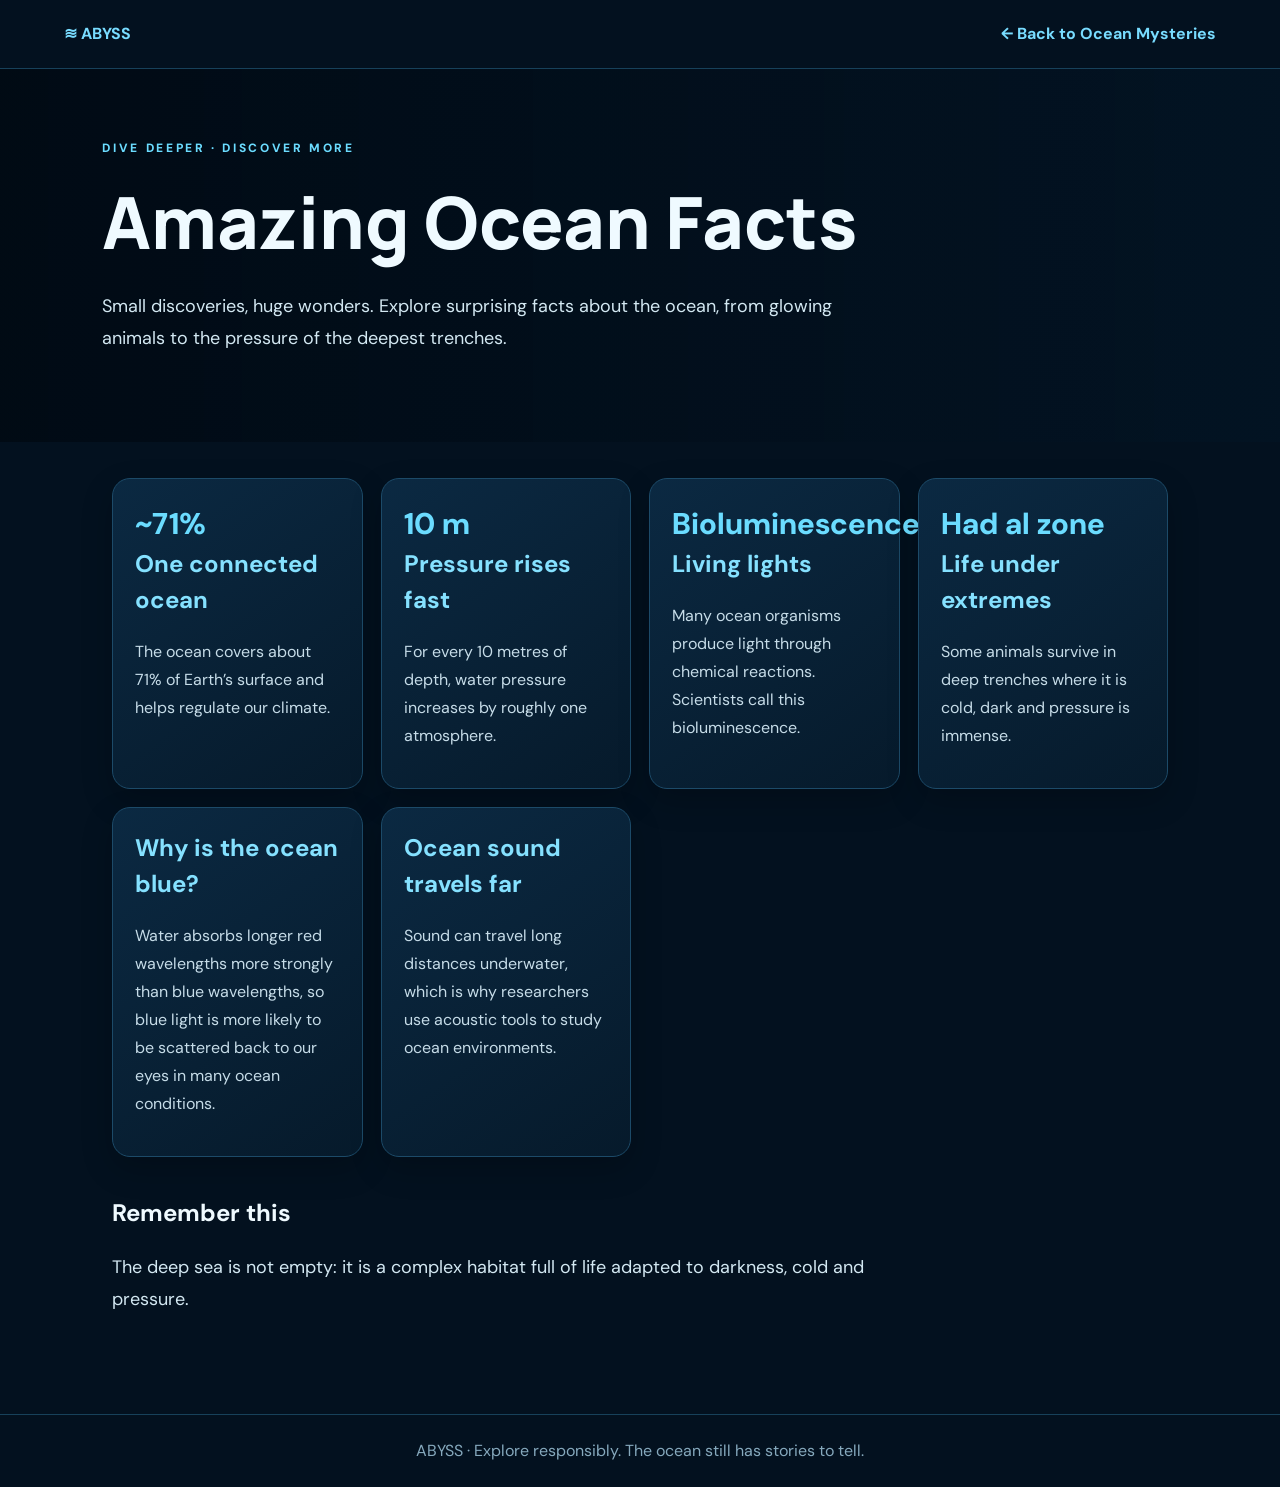
<file: amazing-facts.html>
<!doctype html><html lang="en"><head><meta charset="utf-8"><meta name="viewport" content="width=device-width,initial-scale=1"><meta name="theme-color" content="#03111f"><title>Amazing Ocean Facts — ABYSS</title><link rel="preconnect" href="https://fonts.googleapis.com"><link href="https://fonts.googleapis.com/css2?family=DM+Sans:wght@400;500;600;700&family=Manrope:wght@400;600;700;800&display=swap" rel="stylesheet"><link rel="stylesheet" href="style.css"><style>
.explore-page{min-height:100vh;background:#03111f;color:#effaff;font-family:'DM Sans',sans-serif}.exp-nav{display:flex;justify-content:space-between;align-items:center;padding:22px clamp(20px,5vw,70px);border-bottom:1px solid #17415a}.exp-nav a{color:#78dcff;text-decoration:none;font-weight:700}.exp-hero{padding:70px clamp(20px,8vw,110px);background:linear-gradient(90deg,rgba(1,10,20,.96),rgba(2,20,36,.7)),url('https://images.unsplash.com/photo-1518837695005-2083093ee35b?auto=format&fit=crop&w=1800&q=85') center/cover;min-height:320px;display:flex;flex-direction:column;justify-content:center}.eyebrow{letter-spacing:.22em;color:#6bdcff;font-size:12px;font-weight:800;text-transform:uppercase}h1{font:800 clamp(38px,7vw,72px)/1.05 Manrope,sans-serif;margin:12px 0}.lead{font-size:18px;line-height:1.8;max-width:780px;color:#d3e8f2}.content{max-width:1100px;margin:auto;padding:36px 22px 80px}.cards{display:grid;grid-template-columns:repeat(auto-fit,minmax(230px,1fr));gap:18px}.card{background:linear-gradient(145deg,#0b2942,#061a2b);border:1px solid #1c4a68;border-radius:18px;padding:22px;box-shadow:0 12px 32px #0003}.card h2,.card h3{color:#85e1ff;margin-top:0}.card p,.card li{line-height:1.75;color:#c6dce8}.fact{font-size:30px;color:#6bdcff;font-weight:800}.pill{display:inline-block;border:1px solid #3caed4;border-radius:30px;padding:9px 14px;color:#78dcff;margin:5px 6px 5px 0}.action{border:0;background:#69d8ff;color:#032033;font-weight:800;padding:12px 18px;border-radius:30px;cursor:pointer;margin:8px 6px 0 0}.answer{display:block;width:100%;text-align:left;background:#0a263c;border:1px solid #24506b;border-radius:12px;padding:14px;color:#eafaff;margin:9px 0;cursor:pointer}.answer:hover{border-color:#70d9ff}.feedback{min-height:36px;color:#82e4ff;line-height:1.6}footer{padding:24px;text-align:center;color:#86a9bd;border-top:1px solid #17415a}img.content-img{width:100%;max-height:340px;object-fit:cover;border-radius:15px;margin:12px 0}@media(max-width:600px){.exp-hero{padding-top:50px;padding-bottom:50px}}
</style></head><body class="explore-page"><header class="exp-nav"><a href="index.html">≋ ABYSS</a><a href="index.html#mysteries">← Back to Ocean Mysteries</a></header><section class="exp-hero"><p class="eyebrow">Dive deeper · Discover more</p><h1>Amazing Ocean Facts</h1><p class="lead">Small discoveries, huge wonders. Explore surprising facts about the ocean, from glowing animals to the pressure of the deepest trenches.</p></section><main class="content"><div class="cards"><article class="card"><div class="fact">~71%</div><h2>One connected ocean</h2><p>The ocean covers about 71% of Earth’s surface and helps regulate our climate.</p></article><article class="card"><div class="fact">10 m</div><h2>Pressure rises fast</h2><p>For every 10 metres of depth, water pressure increases by roughly one atmosphere.</p></article><article class="card"><div class="fact">Bioluminescence</div><h2>Living lights</h2><p>Many ocean organisms produce light through chemical reactions. Scientists call this bioluminescence.</p></article><article class="card"><div class="fact">Had al zone</div><h2>Life under extremes</h2><p>Some animals survive in deep trenches where it is cold, dark and pressure is immense.</p></article><article class="card"><h2>Why is the ocean blue?</h2><p>Water absorbs longer red wavelengths more strongly than blue wavelengths, so blue light is more likely to be scattered back to our eyes in many ocean conditions.</p></article><article class="card"><h2>Ocean sound travels far</h2><p>Sound can travel long distances underwater, which is why researchers use acoustic tools to study ocean environments.</p></article></div><h2 style="margin-top:38px">Remember this</h2><p class="lead">The deep sea is not empty: it is a complex habitat full of life adapted to darkness, cold and pressure.</p></main><footer>ABYSS · Explore responsibly. The ocean still has stories to tell.</footer></body></html>
</file>
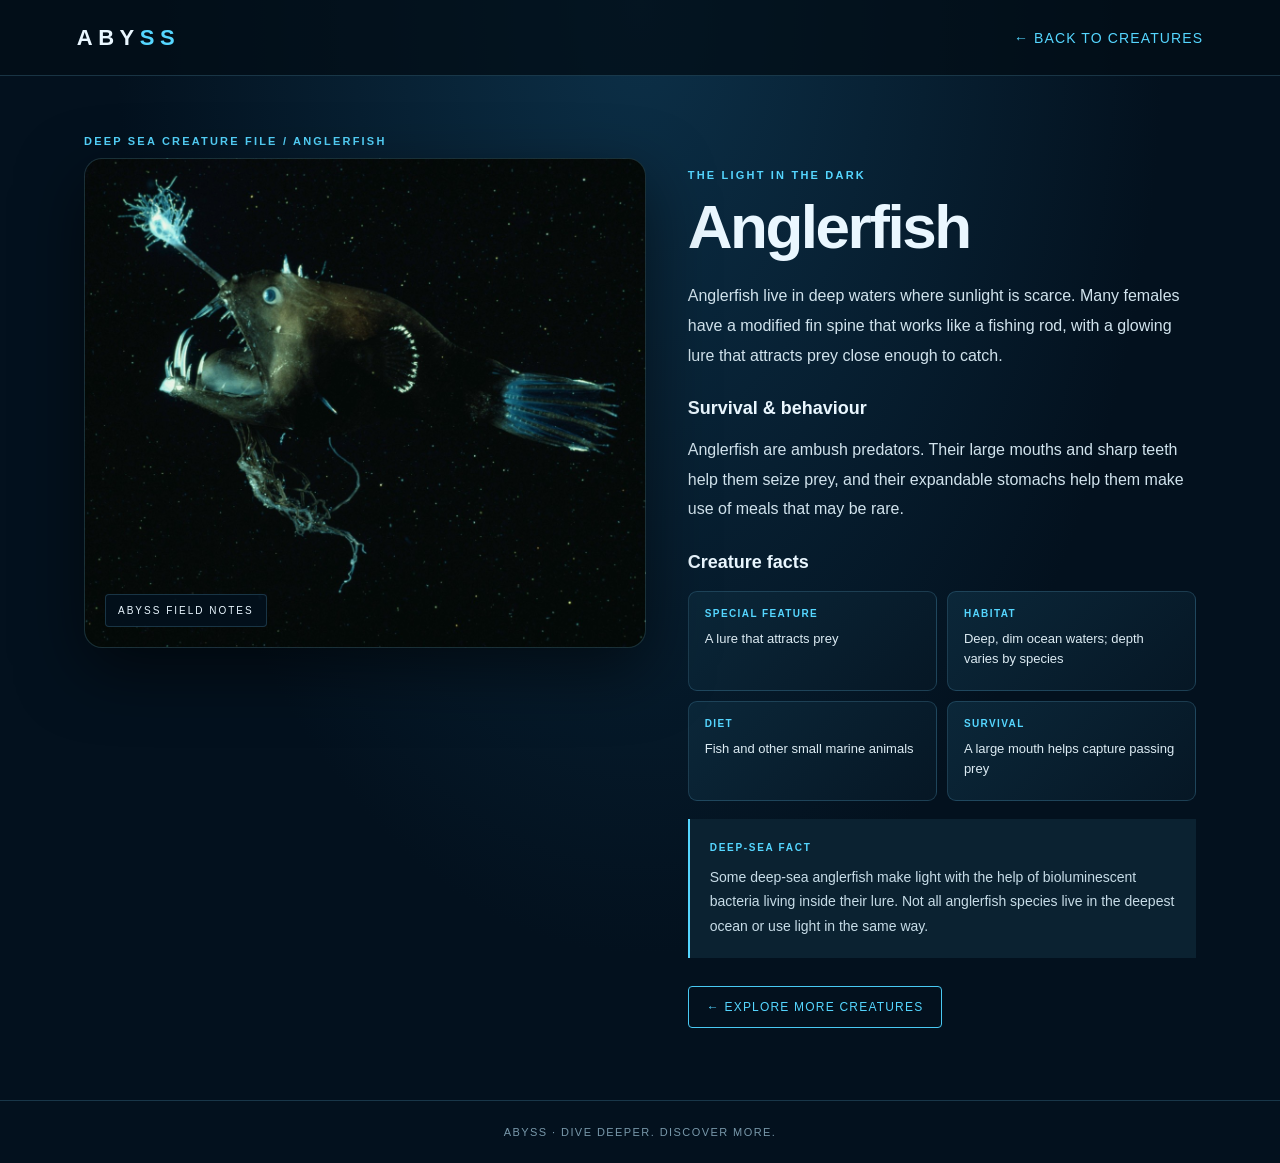
<file: anglerfish.html>
<!doctype html><html lang="en"><head><meta charset="utf-8"><meta name="viewport" content="width=device-width,initial-scale=1"><title>Anglerfish | ABYSS</title><style>
:root{--bg:#03111e;--text:#eaf7ff;--cyan:#55d6ff;--line:rgba(116,206,242,.2)}*{box-sizing:border-box}body{margin:0;background:radial-gradient(ellipse at 50% 0%,#0c3048 0%,var(--bg) 58%);color:var(--text);font-family:Arial,Helvetica,sans-serif;min-height:100vh}a{color:inherit;text-decoration:none}.nav{height:76px;border-bottom:1px solid var(--line);display:flex;align-items:center;justify-content:space-between;padding:0 clamp(20px,6vw,88px);background:rgba(2,13,23,.78)}.brand{font-size:22px;letter-spacing:.25em;font-weight:800}.brand span{color:var(--cyan)}.back{color:var(--cyan);font-size:14px;letter-spacing:.08em}main{max-width:1160px;margin:auto;padding:48px 24px 72px}.eyebrow{color:var(--cyan);letter-spacing:.2em;font-size:11px;font-weight:bold}.layout{display:grid;grid-template-columns:1.05fr .95fr;gap:42px;align-items:start}.photo{min-height:490px;background-image:url('[data-uri]');background-size:cover;background-position:center;border:1px solid var(--line);border-radius:18px;box-shadow:0 22px 65px #0008;position:sticky;top:24px}.photo:after{content:'ABYSS FIELD NOTES';position:absolute;left:20px;bottom:20px;font-size:10px;letter-spacing:.2em;background:#03111ed9;padding:10px 12px;border:1px solid var(--line);border-radius:4px}h1{font-size:clamp(36px,5vw,62px);line-height:1.04;margin:14px 0 22px;letter-spacing:-.04em}.desc{color:#d1e3ed;line-height:1.85;font-size:16px}.subhead{font-size:18px;margin:28px 0 12px}.facts{display:grid;grid-template-columns:1fr 1fr;gap:10px;margin-top:18px}.fact{padding:16px;background:linear-gradient(135deg,#0b2739,#061725);border:1px solid var(--line);border-radius:9px;min-height:100px}.fact b{display:block;color:var(--cyan);font-size:10px;letter-spacing:.14em;text-transform:uppercase;margin-bottom:10px}.fact span{font-size:13px;line-height:1.55;color:#dcebf3}.note{margin-top:18px;padding:20px;border-left:2px solid var(--cyan);background:#0b2231;color:#c7dce7;line-height:1.75;font-size:14px}.note strong{display:block;color:var(--cyan);font-size:10px;letter-spacing:.17em;margin-bottom:8px}.footer{border-top:1px solid var(--line);padding:25px;text-align:center;color:#7898aa;font-size:11px;letter-spacing:.13em}.bottom{display:inline-block;margin-top:28px;padding:13px 18px;border:1px solid #49c9f3;border-radius:4px;color:var(--cyan);font-size:12px;letter-spacing:.1em}@media(max-width:760px){main{padding:28px 16px 50px}.layout{grid-template-columns:1fr;gap:25px}.photo{position:relative;top:0;min-height:330px}h1{font-size:42px}}@media(max-width:390px){.facts{grid-template-columns:1fr}.photo{min-height:270px}}
</style></head><body><header class="nav"><a class="brand" href="index.html">ABY<span>SS</span></a><a class="back" href="index.html#creatures">← BACK TO CREATURES</a></header><main><p class="eyebrow">DEEP SEA CREATURE FILE / ANGLERFISH</p><div class="layout"><div class="photo" role="img" aria-label="Anglerfish"></div><article><p class="eyebrow">THE LIGHT IN THE DARK</p><h1>Anglerfish</h1><p class="desc">Anglerfish live in deep waters where sunlight is scarce. Many females have a modified fin spine that works like a fishing rod, with a glowing lure that attracts prey close enough to catch.</p><h2 class="subhead">Survival & behaviour</h2><p class="desc">Anglerfish are ambush predators. Their large mouths and sharp teeth help them seize prey, and their expandable stomachs help them make use of meals that may be rare.</p><h2 class="subhead">Creature facts</h2><div class="facts"><div class="fact"><b>Special feature</b><span>A lure that attracts prey</span></div><div class="fact"><b>Habitat</b><span>Deep, dim ocean waters; depth varies by species</span></div><div class="fact"><b>Diet</b><span>Fish and other small marine animals</span></div><div class="fact"><b>Survival</b><span>A large mouth helps capture passing prey</span></div></div><div class="note"><strong>DEEP-SEA FACT</strong>Some deep-sea anglerfish make light with the help of bioluminescent bacteria living inside their lure. Not all anglerfish species live in the deepest ocean or use light in the same way.</div><a class="bottom" href="index.html#creatures">← EXPLORE MORE CREATURES</a></article></div></main><footer class="footer">ABYSS · DIVE DEEPER. DISCOVER MORE.</footer></body></html>
</file>
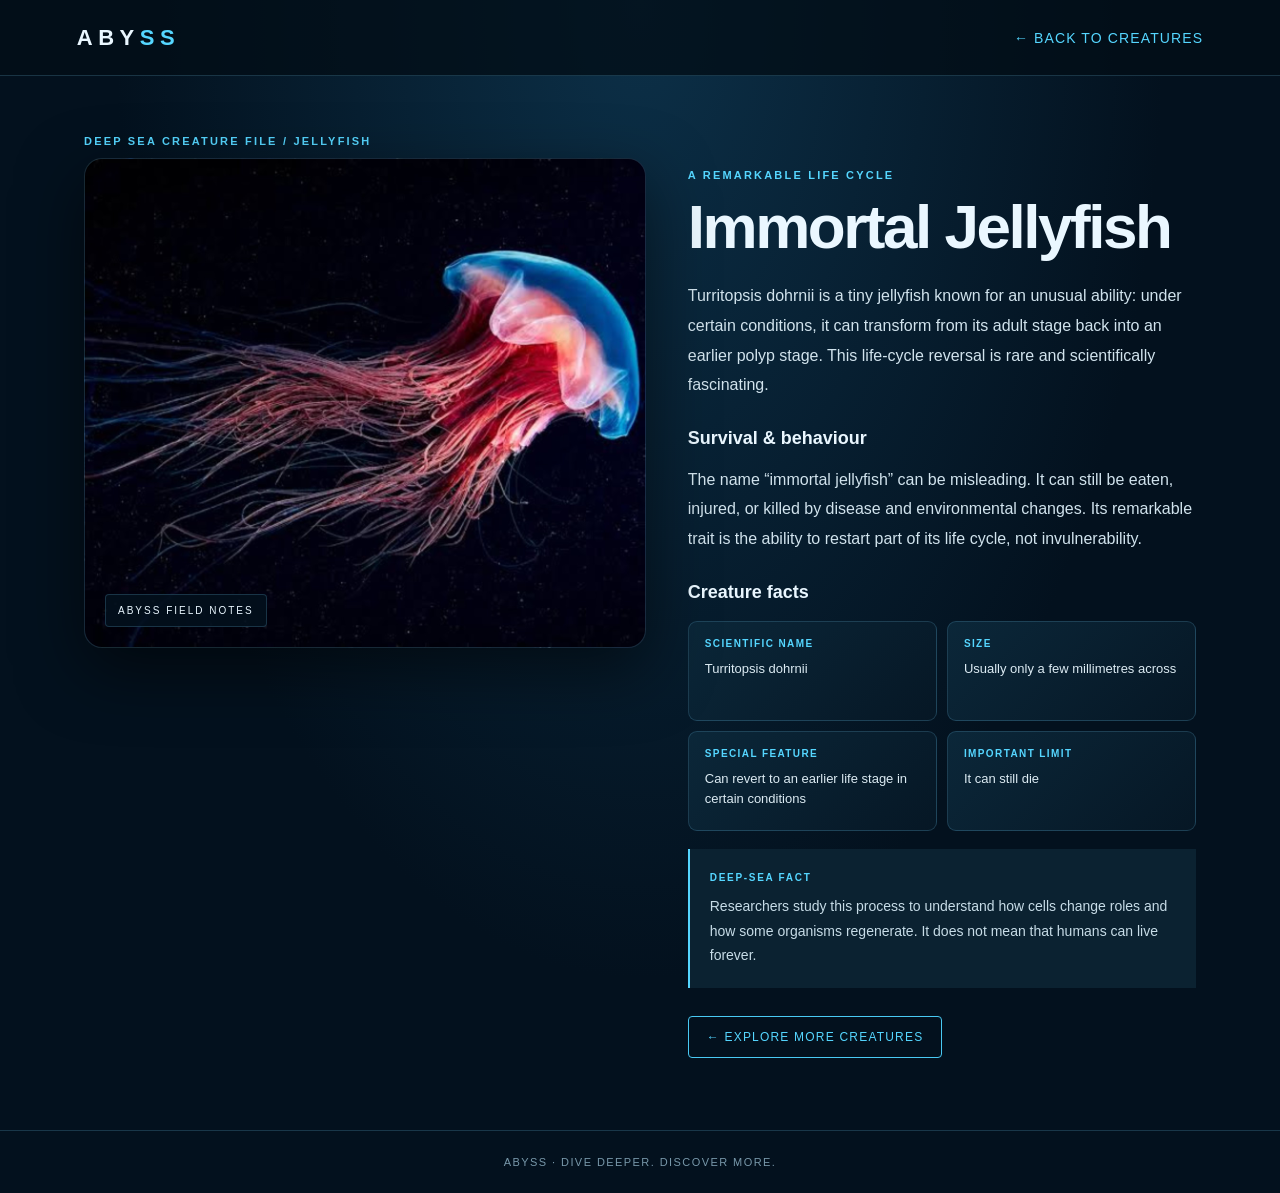
<file: jellyfish.html>
<!doctype html><html lang="en"><head><meta charset="utf-8"><meta name="viewport" content="width=device-width,initial-scale=1"><title>Immortal Jellyfish | ABYSS</title><style>
:root{--bg:#03111e;--text:#eaf7ff;--cyan:#55d6ff;--line:rgba(116,206,242,.2)}*{box-sizing:border-box}body{margin:0;background:radial-gradient(ellipse at 50% 0%,#0c3048 0%,var(--bg) 58%);color:var(--text);font-family:Arial,Helvetica,sans-serif;min-height:100vh}a{color:inherit;text-decoration:none}.nav{height:76px;border-bottom:1px solid var(--line);display:flex;align-items:center;justify-content:space-between;padding:0 clamp(20px,6vw,88px);background:rgba(2,13,23,.78)}.brand{font-size:22px;letter-spacing:.25em;font-weight:800}.brand span{color:var(--cyan)}.back{color:var(--cyan);font-size:14px;letter-spacing:.08em}main{max-width:1160px;margin:auto;padding:48px 24px 72px}.eyebrow{color:var(--cyan);letter-spacing:.2em;font-size:11px;font-weight:bold}.layout{display:grid;grid-template-columns:1.05fr .95fr;gap:42px;align-items:start}.photo{min-height:490px;background-image:url('[data-uri]');background-size:cover;background-position:center;border:1px solid var(--line);border-radius:18px;box-shadow:0 22px 65px #0008;position:sticky;top:24px}.photo:after{content:'ABYSS FIELD NOTES';position:absolute;left:20px;bottom:20px;font-size:10px;letter-spacing:.2em;background:#03111ed9;padding:10px 12px;border:1px solid var(--line);border-radius:4px}h1{font-size:clamp(36px,5vw,62px);line-height:1.04;margin:14px 0 22px;letter-spacing:-.04em}.desc{color:#d1e3ed;line-height:1.85;font-size:16px}.subhead{font-size:18px;margin:28px 0 12px}.facts{display:grid;grid-template-columns:1fr 1fr;gap:10px;margin-top:18px}.fact{padding:16px;background:linear-gradient(135deg,#0b2739,#061725);border:1px solid var(--line);border-radius:9px;min-height:100px}.fact b{display:block;color:var(--cyan);font-size:10px;letter-spacing:.14em;text-transform:uppercase;margin-bottom:10px}.fact span{font-size:13px;line-height:1.55;color:#dcebf3}.note{margin-top:18px;padding:20px;border-left:2px solid var(--cyan);background:#0b2231;color:#c7dce7;line-height:1.75;font-size:14px}.note strong{display:block;color:var(--cyan);font-size:10px;letter-spacing:.17em;margin-bottom:8px}.footer{border-top:1px solid var(--line);padding:25px;text-align:center;color:#7898aa;font-size:11px;letter-spacing:.13em}.bottom{display:inline-block;margin-top:28px;padding:13px 18px;border:1px solid #49c9f3;border-radius:4px;color:var(--cyan);font-size:12px;letter-spacing:.1em}@media(max-width:760px){main{padding:28px 16px 50px}.layout{grid-template-columns:1fr;gap:25px}.photo{position:relative;top:0;min-height:330px}h1{font-size:42px}}@media(max-width:390px){.facts{grid-template-columns:1fr}.photo{min-height:270px}}
</style></head><body><header class="nav"><a class="brand" href="index.html">ABY<span>SS</span></a><a class="back" href="index.html#creatures">← BACK TO CREATURES</a></header><main><p class="eyebrow">DEEP SEA CREATURE FILE / JELLYFISH</p><div class="layout"><div class="photo" role="img" aria-label="Immortal Jellyfish"></div><article><p class="eyebrow">A REMARKABLE LIFE CYCLE</p><h1>Immortal Jellyfish</h1><p class="desc">Turritopsis dohrnii is a tiny jellyfish known for an unusual ability: under certain conditions, it can transform from its adult stage back into an earlier polyp stage. This life-cycle reversal is rare and scientifically fascinating.</p><h2 class="subhead">Survival & behaviour</h2><p class="desc">The name “immortal jellyfish” can be misleading. It can still be eaten, injured, or killed by disease and environmental changes. Its remarkable trait is the ability to restart part of its life cycle, not invulnerability.</p><h2 class="subhead">Creature facts</h2><div class="facts"><div class="fact"><b>Scientific name</b><span>Turritopsis dohrnii</span></div><div class="fact"><b>Size</b><span>Usually only a few millimetres across</span></div><div class="fact"><b>Special feature</b><span>Can revert to an earlier life stage in certain conditions</span></div><div class="fact"><b>Important limit</b><span>It can still die</span></div></div><div class="note"><strong>DEEP-SEA FACT</strong>Researchers study this process to understand how cells change roles and how some organisms regenerate. It does not mean that humans can live forever.</div><a class="bottom" href="index.html#creatures">← EXPLORE MORE CREATURES</a></article></div></main><footer class="footer">ABYSS · DIVE DEEPER. DISCOVER MORE.</footer></body></html>
</file>
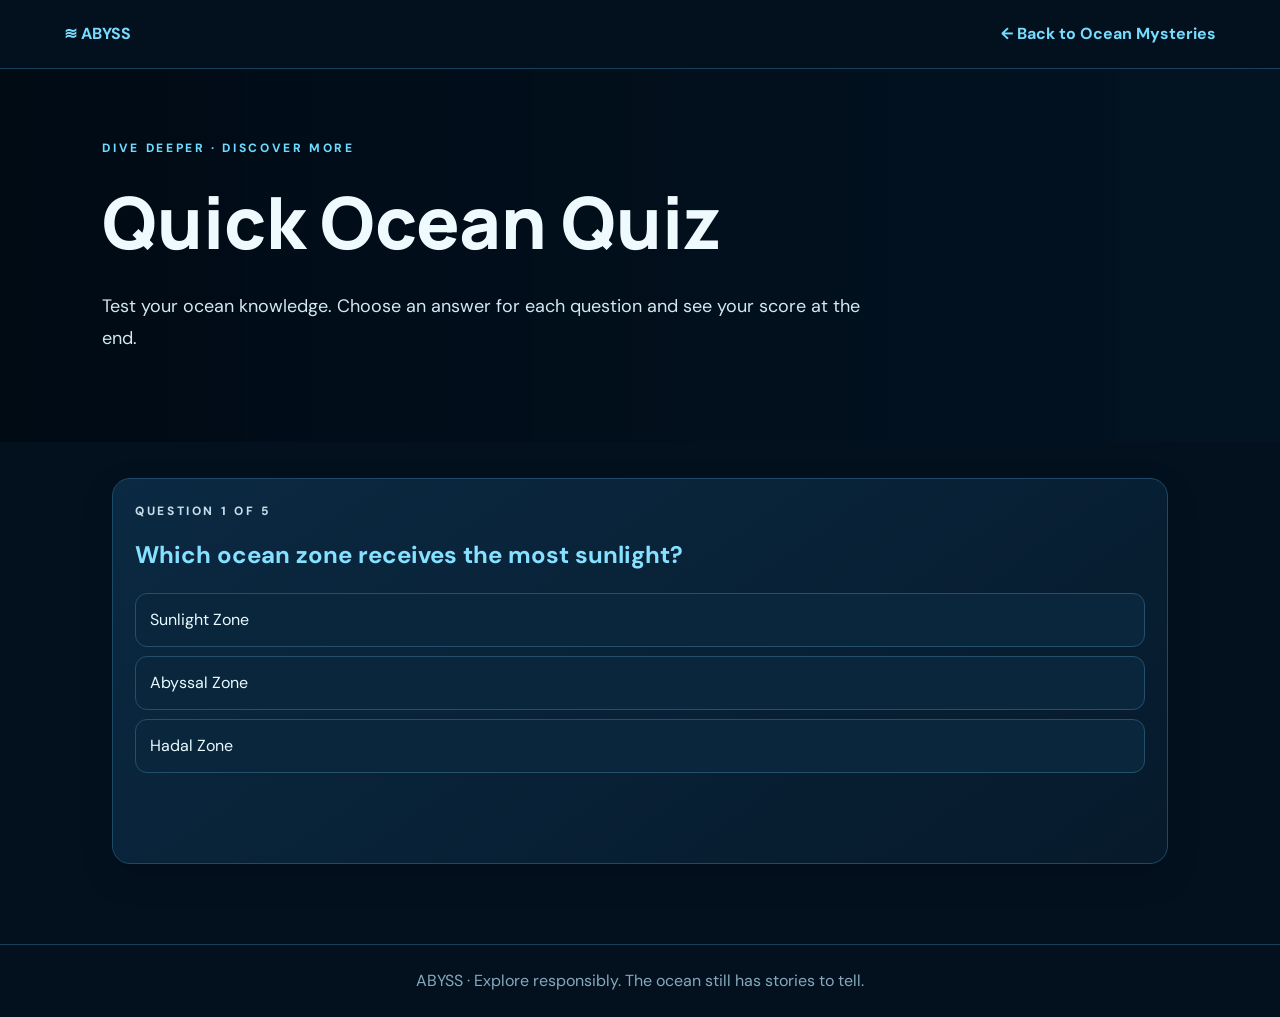
<file: ocean-quiz.html>
<!doctype html><html lang="en"><head><meta charset="utf-8"><meta name="viewport" content="width=device-width,initial-scale=1"><meta name="theme-color" content="#03111f"><title>Quick Ocean Quiz — ABYSS</title><link rel="preconnect" href="https://fonts.googleapis.com"><link href="https://fonts.googleapis.com/css2?family=DM+Sans:wght@400;500;600;700&family=Manrope:wght@400;600;700;800&display=swap" rel="stylesheet"><link rel="stylesheet" href="style.css"><style>
.explore-page{min-height:100vh;background:#03111f;color:#effaff;font-family:'DM Sans',sans-serif}.exp-nav{display:flex;justify-content:space-between;align-items:center;padding:22px clamp(20px,5vw,70px);border-bottom:1px solid #17415a}.exp-nav a{color:#78dcff;text-decoration:none;font-weight:700}.exp-hero{padding:70px clamp(20px,8vw,110px);background:linear-gradient(90deg,rgba(1,10,20,.96),rgba(2,20,36,.7)),url('https://images.unsplash.com/photo-1518837695005-2083093ee35b?auto=format&fit=crop&w=1800&q=85') center/cover;min-height:320px;display:flex;flex-direction:column;justify-content:center}.eyebrow{letter-spacing:.22em;color:#6bdcff;font-size:12px;font-weight:800;text-transform:uppercase}h1{font:800 clamp(38px,7vw,72px)/1.05 Manrope,sans-serif;margin:12px 0}.lead{font-size:18px;line-height:1.8;max-width:780px;color:#d3e8f2}.content{max-width:1100px;margin:auto;padding:36px 22px 80px}.cards{display:grid;grid-template-columns:repeat(auto-fit,minmax(230px,1fr));gap:18px}.card{background:linear-gradient(145deg,#0b2942,#061a2b);border:1px solid #1c4a68;border-radius:18px;padding:22px;box-shadow:0 12px 32px #0003}.card h2,.card h3{color:#85e1ff;margin-top:0}.card p,.card li{line-height:1.75;color:#c6dce8}.fact{font-size:30px;color:#6bdcff;font-weight:800}.pill{display:inline-block;border:1px solid #3caed4;border-radius:30px;padding:9px 14px;color:#78dcff;margin:5px 6px 5px 0}.action{border:0;background:#69d8ff;color:#032033;font-weight:800;padding:12px 18px;border-radius:30px;cursor:pointer;margin:8px 6px 0 0}.answer{display:block;width:100%;text-align:left;background:#0a263c;border:1px solid #24506b;border-radius:12px;padding:14px;color:#eafaff;margin:9px 0;cursor:pointer}.answer:hover{border-color:#70d9ff}.feedback{min-height:36px;color:#82e4ff;line-height:1.6}footer{padding:24px;text-align:center;color:#86a9bd;border-top:1px solid #17415a}img.content-img{width:100%;max-height:340px;object-fit:cover;border-radius:15px;margin:12px 0}@media(max-width:600px){.exp-hero{padding-top:50px;padding-bottom:50px}}
</style></head><body class="explore-page"><header class="exp-nav"><a href="index.html">≋ ABYSS</a><a href="index.html#mysteries">← Back to Ocean Mysteries</a></header><section class="exp-hero"><p class="eyebrow">Dive deeper · Discover more</p><h1>Quick Ocean Quiz</h1><p class="lead">Test your ocean knowledge. Choose an answer for each question and see your score at the end.</p></section><main class="content"><div class="card" id="quizbox"><p class="eyebrow" id="progress">Question 1 of 5</p><h2 id="question">Which zone receives the most sunlight?</h2><div id="answers"></div><p class="feedback" id="feedback" aria-live="polite"></p><button class="action" id="next" hidden>Next question →</button><button class="action" id="restart" hidden>Try again ↻</button></div><script>
const qs=[{q:'Which ocean zone receives the most sunlight?',a:['Sunlight Zone','Abyssal Zone','Hadal Zone'],c:0,e:'The Sunlight Zone is the upper layer, where enough sunlight penetrates for photosynthesis.'},{q:'What is bioluminescence?',a:['Light produced by living organisms','Light reflected only from the Moon','A type of ocean current'],c:0,e:'Bioluminescence is light created by a living organism through a chemical reaction.'},{q:'Which tool uses sound echoes to map the seafloor?',a:['Sonar','Thermometer','Compass alone'],c:0,e:'Sonar uses sound pulses and returning echoes to measure underwater features.'},{q:'What are hydrothermal vents?',a:['Seafloor openings releasing heated, mineral-rich fluids','Floating icebergs','Shallow coral lagoons'],c:0,e:'Hydrothermal vents release hot fluids from the seafloor and can support unique ecosystems.'},{q:'Which statement about deep-sea life is true?',a:['Some animals survive in extreme pressure','No animals live below sunlight','All deep-sea animals make their own light'],c:0,e:'Deep-sea animals have varied adaptations; not all produce light, but many tolerate high pressure.'}];let i=0,score=0,locked=false;const q=document.getElementById('question'),a=document.getElementById('answers'),f=document.getElementById('feedback'),p=document.getElementById('progress'),n=document.getElementById('next'),r=document.getElementById('restart');function render(){locked=false;p.textContent='Question '+(i+1)+' of '+qs.length;q.textContent=qs[i].q;a.innerHTML='';f.textContent='';n.hidden=true;r.hidden=true;qs[i].a.forEach((v,j)=>{const b=document.createElement('button');b.className='answer';b.textContent=v;b.onclick=()=>{if(locked)return;locked=true;if(j===qs[i].c){score++;f.textContent='Correct! '+qs[i].e}else f.textContent='Not quite. '+qs[i].e;[...a.children].forEach(x=>x.disabled=true);if(i===qs.length-1){n.hidden=true;r.hidden=false;r.textContent='Your score: '+score+'/'+qs.length+' · Try again ↻'}else n.hidden=false};a.appendChild(b)})}n.onclick=()=>{i++;render()};r.onclick=()=>{i=0;score=0;render()};render();</script></main><footer>ABYSS · Explore responsibly. The ocean still has stories to tell.</footer></body></html>
</file>
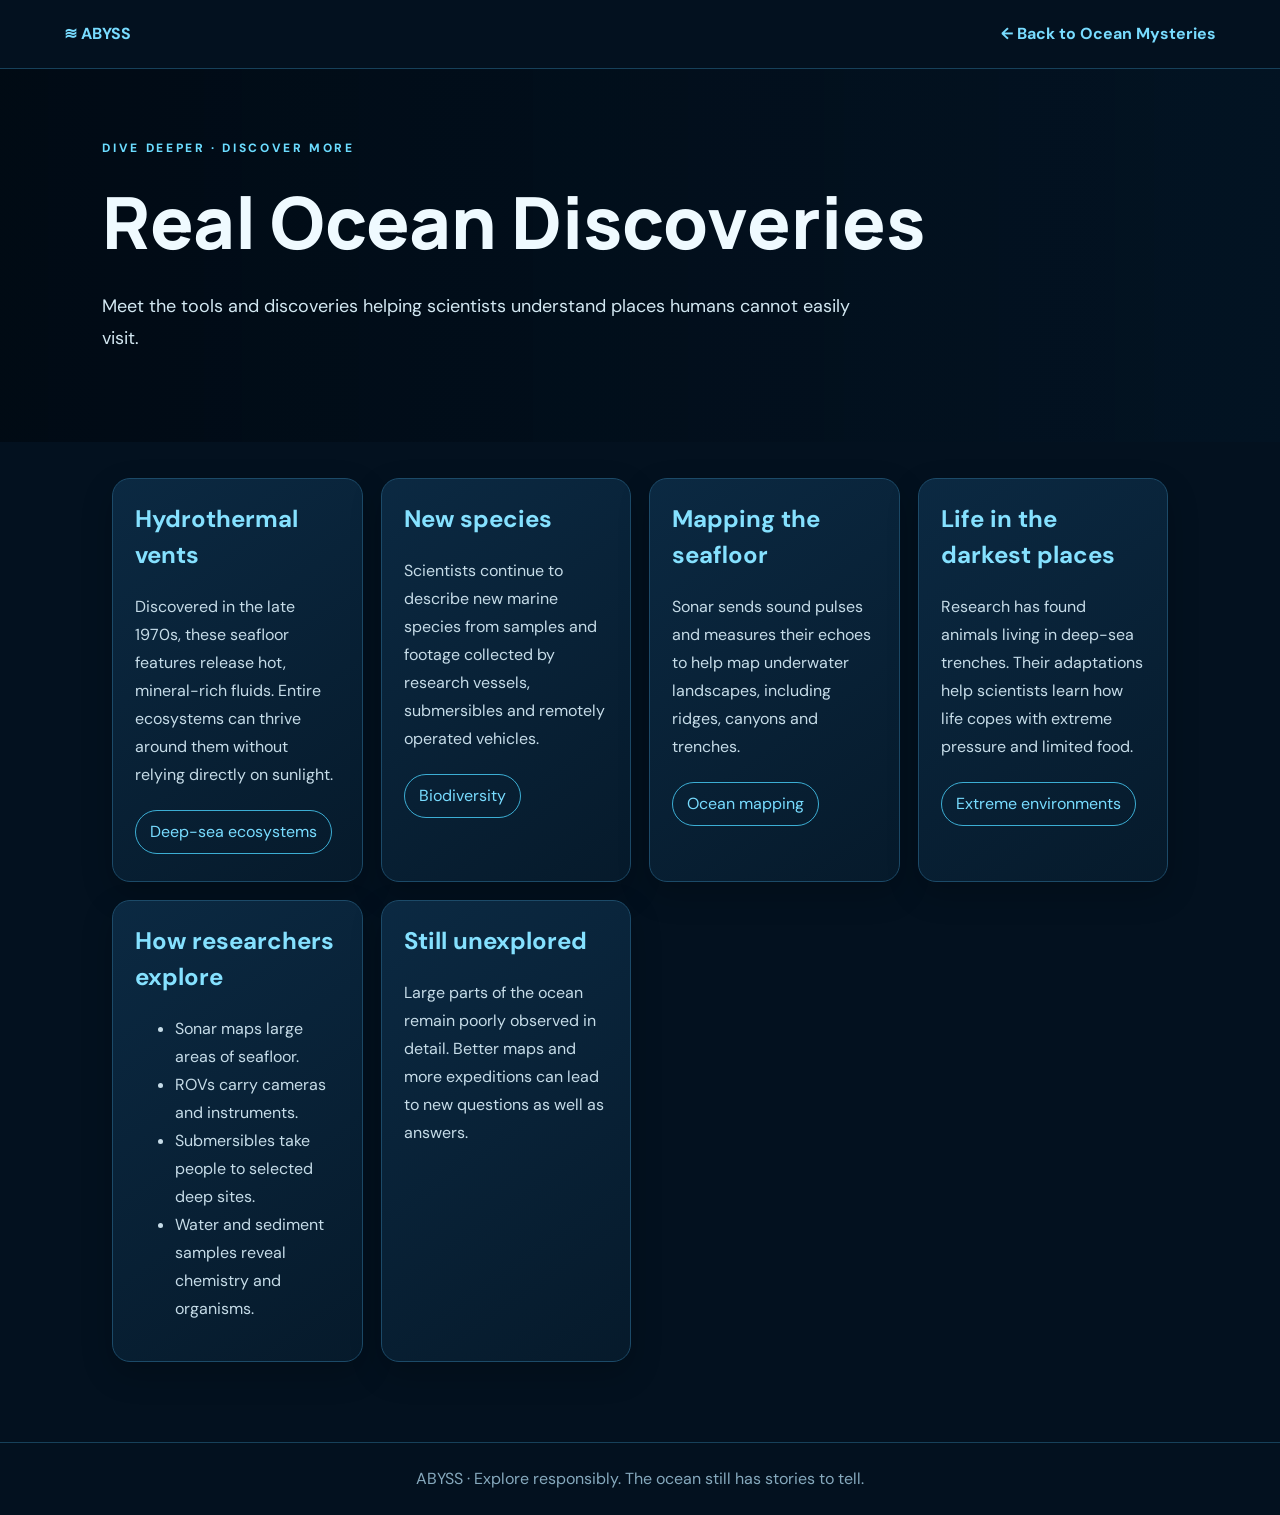
<file: real-discoveries.html>
<!doctype html><html lang="en"><head><meta charset="utf-8"><meta name="viewport" content="width=device-width,initial-scale=1"><meta name="theme-color" content="#03111f"><title>Real Ocean Discoveries — ABYSS</title><link rel="preconnect" href="https://fonts.googleapis.com"><link href="https://fonts.googleapis.com/css2?family=DM+Sans:wght@400;500;600;700&family=Manrope:wght@400;600;700;800&display=swap" rel="stylesheet"><link rel="stylesheet" href="style.css"><style>
.explore-page{min-height:100vh;background:#03111f;color:#effaff;font-family:'DM Sans',sans-serif}.exp-nav{display:flex;justify-content:space-between;align-items:center;padding:22px clamp(20px,5vw,70px);border-bottom:1px solid #17415a}.exp-nav a{color:#78dcff;text-decoration:none;font-weight:700}.exp-hero{padding:70px clamp(20px,8vw,110px);background:linear-gradient(90deg,rgba(1,10,20,.96),rgba(2,20,36,.7)),url('https://images.unsplash.com/photo-1559827260-dc66d52bef19?auto=format&fit=crop&w=1800&q=85') center/cover;min-height:320px;display:flex;flex-direction:column;justify-content:center}.eyebrow{letter-spacing:.22em;color:#6bdcff;font-size:12px;font-weight:800;text-transform:uppercase}h1{font:800 clamp(38px,7vw,72px)/1.05 Manrope,sans-serif;margin:12px 0}.lead{font-size:18px;line-height:1.8;max-width:780px;color:#d3e8f2}.content{max-width:1100px;margin:auto;padding:36px 22px 80px}.cards{display:grid;grid-template-columns:repeat(auto-fit,minmax(230px,1fr));gap:18px}.card{background:linear-gradient(145deg,#0b2942,#061a2b);border:1px solid #1c4a68;border-radius:18px;padding:22px;box-shadow:0 12px 32px #0003}.card h2,.card h3{color:#85e1ff;margin-top:0}.card p,.card li{line-height:1.75;color:#c6dce8}.fact{font-size:30px;color:#6bdcff;font-weight:800}.pill{display:inline-block;border:1px solid #3caed4;border-radius:30px;padding:9px 14px;color:#78dcff;margin:5px 6px 5px 0}.action{border:0;background:#69d8ff;color:#032033;font-weight:800;padding:12px 18px;border-radius:30px;cursor:pointer;margin:8px 6px 0 0}.answer{display:block;width:100%;text-align:left;background:#0a263c;border:1px solid #24506b;border-radius:12px;padding:14px;color:#eafaff;margin:9px 0;cursor:pointer}.answer:hover{border-color:#70d9ff}.feedback{min-height:36px;color:#82e4ff;line-height:1.6}footer{padding:24px;text-align:center;color:#86a9bd;border-top:1px solid #17415a}img.content-img{width:100%;max-height:340px;object-fit:cover;border-radius:15px;margin:12px 0}@media(max-width:600px){.exp-hero{padding-top:50px;padding-bottom:50px}}
</style></head><body class="explore-page"><header class="exp-nav"><a href="index.html">≋ ABYSS</a><a href="index.html#mysteries">← Back to Ocean Mysteries</a></header><section class="exp-hero"><p class="eyebrow">Dive deeper · Discover more</p><h1>Real Ocean Discoveries</h1><p class="lead">Meet the tools and discoveries helping scientists understand places humans cannot easily visit.</p></section><main class="content"><div class="cards"><article class="card"><h2>Hydrothermal vents</h2><p>Discovered in the late 1970s, these seafloor features release hot, mineral-rich fluids. Entire ecosystems can thrive around them without relying directly on sunlight.</p><span class="pill">Deep-sea ecosystems</span></article><article class="card"><h2>New species</h2><p>Scientists continue to describe new marine species from samples and footage collected by research vessels, submersibles and remotely operated vehicles.</p><span class="pill">Biodiversity</span></article><article class="card"><h2>Mapping the seafloor</h2><p>Sonar sends sound pulses and measures their echoes to help map underwater landscapes, including ridges, canyons and trenches.</p><span class="pill">Ocean mapping</span></article><article class="card"><h2>Life in the darkest places</h2><p>Research has found animals living in deep-sea trenches. Their adaptations help scientists learn how life copes with extreme pressure and limited food.</p><span class="pill">Extreme environments</span></article><article class="card"><h2>How researchers explore</h2><ul><li>Sonar maps large areas of seafloor.</li><li>ROVs carry cameras and instruments.</li><li>Submersibles take people to selected deep sites.</li><li>Water and sediment samples reveal chemistry and organisms.</li></ul></article><article class="card"><h2>Still unexplored</h2><p>Large parts of the ocean remain poorly observed in detail. Better maps and more expeditions can lead to new questions as well as answers.</p></article></div></main><footer>ABYSS · Explore responsibly. The ocean still has stories to tell.</footer></body></html>
</file>
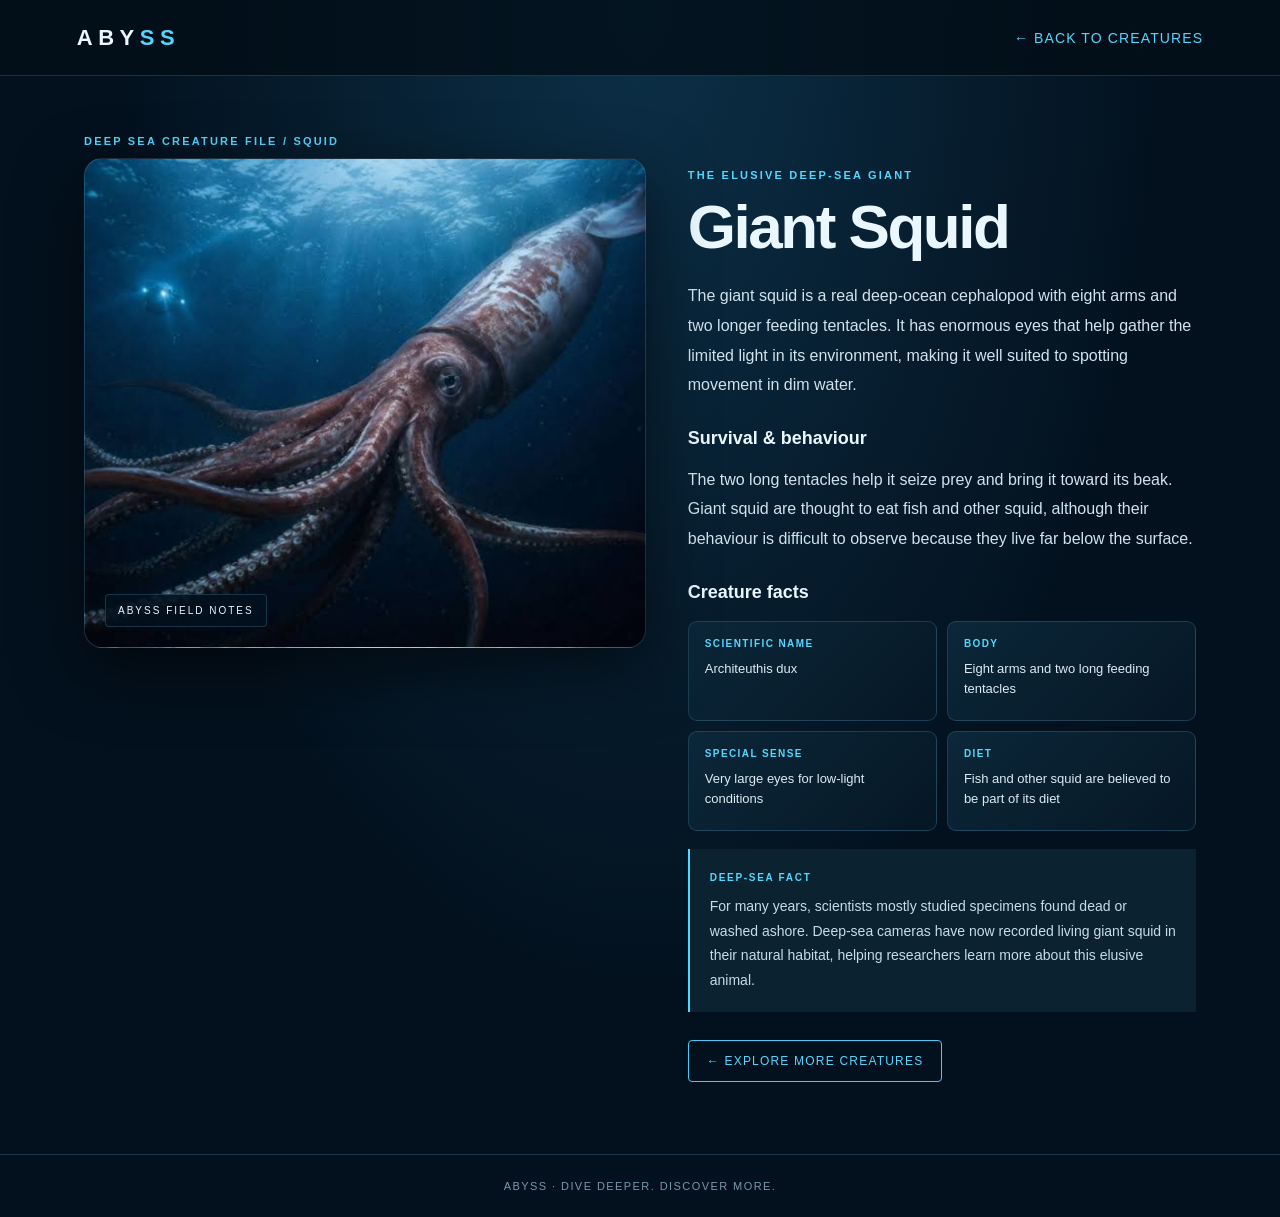
<file: squid.html>
<!doctype html><html lang="en"><head><meta charset="utf-8"><meta name="viewport" content="width=device-width,initial-scale=1"><title>Giant Squid | ABYSS</title><style>
:root{--bg:#03111e;--text:#eaf7ff;--cyan:#55d6ff;--line:rgba(116,206,242,.2)}*{box-sizing:border-box}body{margin:0;background:radial-gradient(ellipse at 50% 0%,#0c3048 0%,var(--bg) 58%);color:var(--text);font-family:Arial,Helvetica,sans-serif;min-height:100vh}a{color:inherit;text-decoration:none}.nav{height:76px;border-bottom:1px solid var(--line);display:flex;align-items:center;justify-content:space-between;padding:0 clamp(20px,6vw,88px);background:rgba(2,13,23,.78)}.brand{font-size:22px;letter-spacing:.25em;font-weight:800}.brand span{color:var(--cyan)}.back{color:var(--cyan);font-size:14px;letter-spacing:.08em}main{max-width:1160px;margin:auto;padding:48px 24px 72px}.eyebrow{color:var(--cyan);letter-spacing:.2em;font-size:11px;font-weight:bold}.layout{display:grid;grid-template-columns:1.05fr .95fr;gap:42px;align-items:start}.photo{min-height:490px;background-image:url('[data-uri]');background-size:cover;background-position:center;border:1px solid var(--line);border-radius:18px;box-shadow:0 22px 65px #0008;position:sticky;top:24px}.photo:after{content:'ABYSS FIELD NOTES';position:absolute;left:20px;bottom:20px;font-size:10px;letter-spacing:.2em;background:#03111ed9;padding:10px 12px;border:1px solid var(--line);border-radius:4px}h1{font-size:clamp(36px,5vw,62px);line-height:1.04;margin:14px 0 22px;letter-spacing:-.04em}.desc{color:#d1e3ed;line-height:1.85;font-size:16px}.subhead{font-size:18px;margin:28px 0 12px}.facts{display:grid;grid-template-columns:1fr 1fr;gap:10px;margin-top:18px}.fact{padding:16px;background:linear-gradient(135deg,#0b2739,#061725);border:1px solid var(--line);border-radius:9px;min-height:100px}.fact b{display:block;color:var(--cyan);font-size:10px;letter-spacing:.14em;text-transform:uppercase;margin-bottom:10px}.fact span{font-size:13px;line-height:1.55;color:#dcebf3}.note{margin-top:18px;padding:20px;border-left:2px solid var(--cyan);background:#0b2231;color:#c7dce7;line-height:1.75;font-size:14px}.note strong{display:block;color:var(--cyan);font-size:10px;letter-spacing:.17em;margin-bottom:8px}.footer{border-top:1px solid var(--line);padding:25px;text-align:center;color:#7898aa;font-size:11px;letter-spacing:.13em}.bottom{display:inline-block;margin-top:28px;padding:13px 18px;border:1px solid #49c9f3;border-radius:4px;color:var(--cyan);font-size:12px;letter-spacing:.1em}@media(max-width:760px){main{padding:28px 16px 50px}.layout{grid-template-columns:1fr;gap:25px}.photo{position:relative;top:0;min-height:330px}h1{font-size:42px}}@media(max-width:390px){.facts{grid-template-columns:1fr}.photo{min-height:270px}}
</style></head><body><header class="nav"><a class="brand" href="index.html">ABY<span>SS</span></a><a class="back" href="index.html#creatures">← BACK TO CREATURES</a></header><main><p class="eyebrow">DEEP SEA CREATURE FILE / SQUID</p><div class="layout"><div class="photo" role="img" aria-label="Giant Squid"></div><article><p class="eyebrow">THE ELUSIVE DEEP-SEA GIANT</p><h1>Giant Squid</h1><p class="desc">The giant squid is a real deep-ocean cephalopod with eight arms and two longer feeding tentacles. It has enormous eyes that help gather the limited light in its environment, making it well suited to spotting movement in dim water.</p><h2 class="subhead">Survival & behaviour</h2><p class="desc">The two long tentacles help it seize prey and bring it toward its beak. Giant squid are thought to eat fish and other squid, although their behaviour is difficult to observe because they live far below the surface.</p><h2 class="subhead">Creature facts</h2><div class="facts"><div class="fact"><b>Scientific name</b><span>Architeuthis dux</span></div><div class="fact"><b>Body</b><span>Eight arms and two long feeding tentacles</span></div><div class="fact"><b>Special sense</b><span>Very large eyes for low-light conditions</span></div><div class="fact"><b>Diet</b><span>Fish and other squid are believed to be part of its diet</span></div></div><div class="note"><strong>DEEP-SEA FACT</strong>For many years, scientists mostly studied specimens found dead or washed ashore. Deep-sea cameras have now recorded living giant squid in their natural habitat, helping researchers learn more about this elusive animal.</div><a class="bottom" href="index.html#creatures">← EXPLORE MORE CREATURES</a></article></div></main><footer class="footer">ABYSS · DIVE DEEPER. DISCOVER MORE.</footer></body></html>
</file>
<file: style.css>
:root{--bg:#020b14;--panel:#061827;--panel2:#071d30;--line:rgba(116,188,235,.16);--text:#edf6ff;--muted:#9cb3c8;--blue:#36baff;--cyan:#38e2f4;--glow:rgba(26,159,255,.18)}*{box-sizing:border-box}html{scroll-behavior:smooth;scroll-padding-top:86px}body{margin:0;background:var(--bg);color:var(--text);font-family:'DM Sans',sans-serif;line-height:1.5}a{color:inherit;text-decoration:none}button,input{font:inherit}.wrap{width:min(1240px,calc(100% - 64px));margin:auto}.nav{height:76px;display:flex;align-items:center;justify-content:space-between;gap:24px;padding:0 max(32px,calc((100vw - 1240px)/2));position:sticky;top:0;z-index:20;background:rgba(2,11,20,.9);backdrop-filter:blur(18px);border-bottom:1px solid rgba(102,184,233,.1)}.brand{display:flex;align-items:center;gap:12px;font-family:Manrope,sans-serif;font-weight:800;letter-spacing:.28em;font-size:19px;white-space:nowrap}.brand-mark{color:var(--blue);font-size:25px;letter-spacing:-.15em;transform:rotate(-8deg);display:inline-block}.navlinks{display:flex;gap:34px;align-items:center;font-size:13px;color:#c7d6e5}.navlinks a{transition:.2s}.navlinks a:hover,.navlinks a.active{color:var(--cyan)}.navtools{display:flex;align-items:center;gap:12px}.search{display:flex;align-items:center;gap:8px;background:#0a2034;border:1px solid var(--line);border-radius:30px;padding:8px 13px;width:156px}.search input{width:100%;background:none;border:0;outline:0;color:white;font-size:12px}.search input::placeholder{color:#718aa1}.iconbtn,.menu-btn{background:none;border:0;color:#d4e9fb;font-size:20px;cursor:pointer;padding:7px}.menu-btn{display:none}.hero{min-height:min(82vh,854px);position:relative;isolation:isolate;display:flex;align-items:center;overflow:hidden;background:#020b14}.hero-video{position:absolute;inset:0;width:100%;height:100%;object-fit:cover;object-position:center center;z-index:-3;pointer-events:none;background:#020b14}.hero::before{content:"";position:absolute;inset:0;z-index:-2;background:linear-gradient(90deg,rgba(2,12,23,.98) 0%,rgba(2,15,29,.86) 34%,rgba(2,15,29,.24) 65%,rgba(2,15,29,.08) 100%),linear-gradient(0deg,rgba(2,11,20,.62),transparent 40%)}.hero::after{content:"";position:absolute;z-index:-1;inset:0;background:radial-gradient(ellipse at 68% 48%,transparent 0%,rgba(1,10,20,.1) 44%,rgba(1,10,20,.45) 100%)}.hero-content{padding:82px 0 88px;max-width:520px}.eyebrow{font-size:11px;text-transform:uppercase;letter-spacing:.28em;color:var(--cyan);font-weight:700;margin:0 0 15px}.hero h1{font:800 clamp(56px,7vw,88px)/.98 Manrope,sans-serif;letter-spacing:.17em;margin:0 0 12px;color:#b8e4ff;text-shadow:0 0 35px rgba(32,174,255,.25)}.hero h2{font:600 clamp(20px,2.5vw,27px)/1.25 Manrope,sans-serif;margin:0 0 15px}.hero p{color:#d1deea;max-width:370px;font-size:14px;line-height:1.8;margin:0 0 25px}.btn{display:inline-flex;align-items:center;gap:18px;border:1px solid #29b9ff;border-radius:30px;padding:12px 20px;font-size:13px;font-weight:700;color:#041827;background:linear-gradient(110deg,#25d2ed,#4f9eff);box-shadow:0 8px 30px rgba(27,165,255,.16);transition:transform .2s,box-shadow .2s}.btn:hover{transform:translateY(-2px);box-shadow:0 12px 34px rgba(27,165,255,.28)}.btn.outline{background:transparent;color:#5ccaff;box-shadow:none}.btn.outline:hover{background:rgba(40,174,255,.09)}.scroll-hint{position:absolute;right:max(32px,calc((100vw - 1240px)/2));bottom:34px;text-align:center;font-size:11px;color:#c1d5e7;letter-spacing:.04em}.mouse{width:15px;height:25px;border:1.5px solid var(--blue);border-radius:12px;margin:0 auto 7px;position:relative}.mouse:after{content:"";position:absolute;width:2px;height:6px;left:5px;top:5px;background:var(--blue);border-radius:3px}.section{padding:44px 0;border-bottom:1px solid rgba(102,184,233,.08)}.section-grid{display:grid;grid-template-columns: .95fr 2.45fr;gap:38px;align-items:center}.section-copy h2{font:700 28px/1.2 Manrope,sans-serif;margin:0 0 12px}.section-copy p:not(.eyebrow){font-size:13px;line-height:1.75;color:#c0d0de;margin:0 0 19px;max-width:350px}.creatures{display:grid;grid-template-columns:repeat(4,minmax(0,1fr));gap:15px}.creature-card{border:1px solid var(--line);border-radius:13px;overflow:hidden;background:linear-gradient(150deg,#071a2a,#020b14);transition:transform .25s,border-color .25s;min-width:0}.creature-card:hover{transform:translateY(-5px);border-color:rgba(55,192,255,.55)}.creature-img{height:150px;background-size:cover;background-position:center;position:relative}.creature-img:after{content:"";position:absolute;inset:35% 0 0;background:linear-gradient(transparent,#06111d)}.creature-info{padding:0 14px 14px;position:relative}.creature-info h3{font:700 14px Manrope,sans-serif;margin:0 0 4px}.creature-info p{font-size:11px;color:#9db4c8;margin:0}.arrow{position:absolute;right:13px;top:-20px;font-size:25px;color:var(--blue)}.depths{padding:20px 0 30px;background:linear-gradient(100deg,#04192a,#03101d)}.depths-grid{display:grid;grid-template-columns:.78fr 2.22fr;gap:42px;align-items:center}.depth-visual{min-height:290px;border-radius:12px;overflow:hidden;position:relative;background:linear-gradient(90deg,rgba(2,13,23,.68),rgba(2,13,23,.08)),url('[data-uri]') center/cover;display:flex;align-items:center;padding:22px}.depth-list{border-left:2px solid #29b8ff;padding-left:15px;display:grid;gap:11px;max-width:245px}.depth-item{position:relative;font-size:11px;color:#bdd0e0;line-height:1.35}.depth-item:before{content:"";position:absolute;width:6px;height:6px;background:#31c4ff;box-shadow:0 0 9px #31c4ff;border-radius:50%;left:-19px;top:5px}.depth-item strong{display:block;color:#f0f7ff;font-size:12px}.depth-item span{display:block;color:#49c9ff;font-weight:700}.mysteries{padding:26px 0 28px}.mystery-grid{display:grid;grid-template-columns:1.15fr 1.8fr 3.2fr;gap:20px;align-items:center}.mystery-art{height:145px;border-radius:10px;background:linear-gradient(rgba(2,13,23,.12),rgba(2,13,23,.12)),url('[data-uri]') center/cover;box-shadow:inset 0 0 45px #00101e}.mystery-copy h2{font:700 25px Manrope,sans-serif;margin:0 0 7px}.mystery-copy p:not(.eyebrow){font-size:12px;color:#bdcddd;line-height:1.65;margin:0 0 12px}.mystery-copy .eyebrow{margin-bottom:5px}.small-btn{padding:8px 15px;font-size:11px;gap:12px}.feature-cards{display:grid;grid-template-columns:repeat(3,1fr);gap:14px}.feature{border:1px solid var(--line);background:linear-gradient(145deg,#082138,#061523);border-radius:12px;min-height:122px;padding:15px;display:flex;flex-direction:column;transition:.2s}.feature:hover{border-color:rgba(55,192,255,.5);transform:translateY(-3px)}.feature .ico{font-size:25px;color:#48bfff;line-height:1;margin-bottom:10px}.feature strong{font:700 12px Manrope,sans-serif;margin-bottom:4px}.feature p{font-size:10px;color:#a9bfd1;line-height:1.45;margin:0;max-width:150px}.feature .fa{color:#58bfff;align-self:flex-end;margin-top:auto;font-size:19px}.footer{border-top:1px solid var(--line);padding:22px 0;background:#020a12}.footer-inner{display:flex;justify-content:space-between;align-items:center;gap:20px}.footer .brand{font-size:14px}.footer small{display:block;color:#8da5b9;font-size:10px;letter-spacing:0;margin-top:2px}.footlinks{display:flex;gap:20px;font-size:10px;color:#bfd0df}.copyright{font-size:10px;color:#91a8bc;text-align:right}.modal{position:fixed;inset:0;z-index:50;background:rgba(0,5,12,.78);backdrop-filter:blur(8px);display:none;place-items:center;padding:20px}.modal.open{display:grid}.modal-box{width:min(510px,100%);border:1px solid rgba(62,189,255,.35);background:#061827;border-radius:18px;padding:27px;box-shadow:0 25px 90px #000}.modal-top{display:flex;justify-content:space-between;align-items:center}.modal h2{font:700 25px Manrope;margin:0 0 8px}.modal p{color:#afc5d8;font-size:14px}.close{background:none;border:0;color:white;font-size:25px;cursor:pointer}.quiz-options{display:grid;gap:10px;margin-top:18px}.quiz-options button{border:1px solid var(--line);background:#0a2032;color:#e9f5ff;text-align:left;border-radius:9px;padding:12px;cursor:pointer}.quiz-options button:hover{border-color:var(--blue)}.result{margin-top:14px;color:var(--cyan);font-weight:700}.light-mode{--bg:#e9f5ff;--panel:#d8edfb;--text:#09233a;--muted:#456176;--line:rgba(8,82,130,.2)}.light-mode .nav,.light-mode .footer{background:rgba(226,243,255,.94)}.light-mode .navlinks,.light-mode .footlinks{color:#23445c}.light-mode .section-copy p:not(.eyebrow),.light-mode .mystery-copy p:not(.eyebrow){color:#3e5b70}.light-mode .creature-card,.light-mode .feature{background:#d9edfa}.light-mode .creature-info h3,.light-mode .feature strong{color:#09233a}.light-mode .creature-info p,.light-mode .feature p{color:#456176}
@media(max-width:1000px){.navlinks{gap:17px}.section-grid{grid-template-columns:1fr;gap:24px}.section-copy p:not(.eyebrow){max-width:580px}.depths-grid{grid-template-columns:1fr;gap:20px}.depth-visual{min-height:300px}.mystery-grid{grid-template-columns:.8fr 1.2fr}.feature-cards{grid-column:1/-1}.creatures{grid-template-columns:repeat(4,minmax(0,1fr))}.creature-img{height:125px}}
@media(max-width:700px){.hero{min-height: min(92vh,900px)}.hero-video{inset:0;width:100%;height:100%;object-fit:cover;object-position:center center;opacity:.82}.hero::before{background:linear-gradient(0deg,rgba(2,12,23,.94) 0%,rgba(2,15,29,.70) 42%,rgba(2,15,29,.22) 100%)}.wrap{width:calc(100% - 36px)}.nav{height:66px;padding:0 18px}.brand{font-size:16px}.navlinks{display:none;position:absolute;top:65px;left:0;right:0;background:#041321;padding:20px;flex-direction:column;gap:20px;border-bottom:1px solid var(--line)}.navlinks.open{display:flex}.menu-btn{display:block}.search{width:130px}.hero{min-height:540px;align-items:flex-end}.hero::before{background:linear-gradient(0deg,rgba(2,12,23,.98) 0%,rgba(2,15,29,.72) 42%,rgba(2,15,29,.08) 100%)}.hero-content{padding:175px 0 65px}.hero h1{font-size:55px}.hero p{max-width:330px}.scroll-hint{display:none}.section{padding:34px 0}.section-copy h2{font-size:25px}.creatures{grid-template-columns:repeat(2,minmax(0,1fr));gap:12px}.creature-img{height:145px}.depth-visual{min-height:330px;padding:18px;background-position:60% center}.mystery-grid{grid-template-columns:1fr;gap:16px}.mystery-art{height:175px}.feature-cards{grid-template-columns:repeat(3,minmax(0,1fr));gap:8px}.feature{padding:11px;min-height:140px}.feature strong{font-size:11px}.feature p{font-size:10px}.footer-inner{flex-wrap:wrap}.footlinks{order:3;width:100%;justify-content:center;flex-wrap:wrap}.copyright{margin-left:auto}.footer .brand{font-size:13px}}
@media(max-width:390px){.search{width:100px}.brand{gap:7px;letter-spacing:.2em}.feature-cards{grid-template-columns:1fr}.feature{min-height:105px}.feature p{max-width:none}.hero h1{font-size:47px}}


/* Creature detail modal: original ABYSS design preserved */
.creature-detail-hero{height:230px;border-radius:14px;margin:0 0 20px;background-position:center;background-size:cover;border:1px solid rgba(100,210,255,.22);box-shadow:inset 0 -70px 70px rgba(0,8,18,.28)}
.creature-detail-kicker{font-size:11px;letter-spacing:.18em;text-transform:uppercase;color:#59caff;font-weight:700;margin:0 0 8px}
.creature-detail-title{margin:0 0 12px;font-family:Manrope,sans-serif;font-size:clamp(25px,4vw,34px);line-height:1.15}
.creature-detail-desc{color:var(--muted);line-height:1.8;font-size:14px}
.creature-detail-facts{display:grid;grid-template-columns:repeat(2,minmax(0,1fr));gap:10px;margin:18px 0}
.creature-detail-fact{padding:13px;border:1px solid var(--line);border-radius:10px;background:rgba(48,150,200,.07)}
.creature-detail-fact strong{display:block;color:#59caff;font-size:10px;letter-spacing:.12em;text-transform:uppercase;margin-bottom:6px}
.creature-detail-fact span{display:block;font-size:12px;line-height:1.6;color:var(--text)}
.creature-detail-note{border-left:3px solid #59caff;padding:12px 14px;background:rgba(48,150,200,.08);font-size:13px;line-height:1.75;color:var(--text);border-radius:0 9px 9px 0}
@media(max-width:520px){.creature-detail-hero{height:180px}.creature-detail-facts{grid-template-columns:1fr}}
</file>
